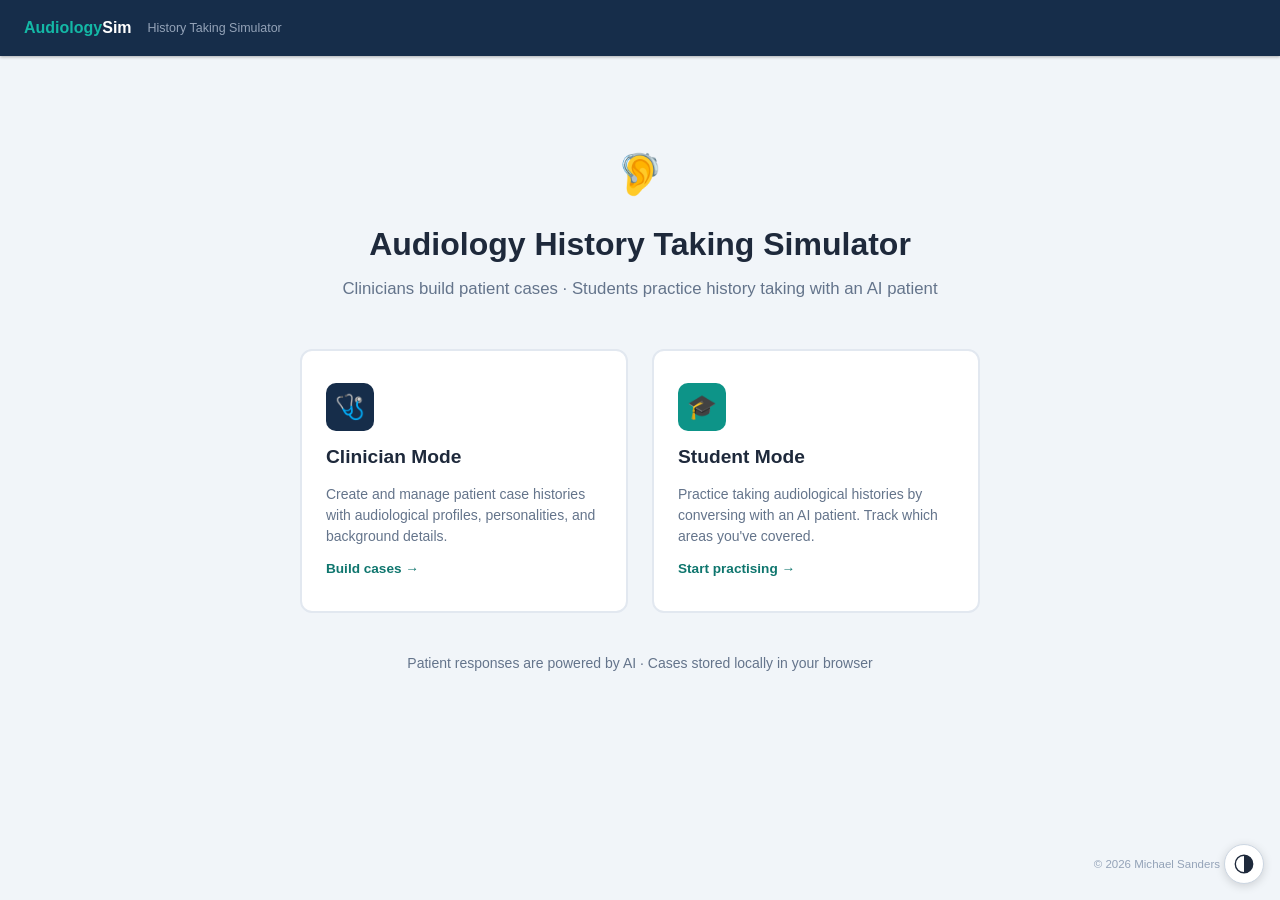
<file: index.html>
<!DOCTYPE html>
<html lang="en">
<head>
  <meta charset="UTF-8">
  <meta name="viewport" content="width=device-width, initial-scale=1.0">
  <title>Audiology History Simulator</title>
  <link rel="icon" type="image/svg+xml" href="favicon.svg">
  <link rel="stylesheet" href="css/styles.css">
  <style>
    .landing-logo { font-size: 2.5rem; margin-bottom: 1rem; }
  </style>
  <script src="js/theme.js"></script>
</head>
<body>
  <nav class="nav">
    <a class="nav-logo" href="index.html">Audiology<span>Sim</span></a>
    <span class="nav-subtitle">History Taking Simulator</span>
  </nav>

  <div class="landing">
    <div class="landing-logo">🦻</div>
    <h1>Audiology History Taking Simulator</h1>
    <p class="subtitle">Clinicians build patient cases · Students practice history taking with an AI patient</p>

    <div class="mode-cards">
      <a class="mode-card clinician" href="clinician.html">
        <div class="icon">🩺</div>
        <h2>Clinician Mode</h2>
        <p>Create and manage patient case histories with audiological profiles, personalities, and background details.</p>
        <span class="arrow">Build cases →</span>
      </a>
      <a class="mode-card student" href="student.html">
        <div class="icon">🎓</div>
        <h2>Student Mode</h2>
        <p>Practice taking audiological histories by conversing with an AI patient. Track which areas you've covered.</p>
        <span class="arrow">Start practising →</span>
      </a>
    </div>

    <p class="text-muted text-sm mt-2" style="margin-top: 2.5rem">
      Patient responses are powered by AI · Cases stored locally in your browser
    </p>
  </div>
  <div class="attribution">&copy; 2026 Michael Sanders</div>
</body>
</html>
</file>
<file: css/styles.css>
:root {
  --teal-50: #f0fdfa;
  --teal-100: #ccfbf1;
  --teal-400: #0d9488; /* was previously undefined (latent bug) — fixed value clears 3:1 on both white and navy-800 */
  --teal-500: #14b8a6;
  --teal-600: #0d9488;
  --teal-700: #0f766e;
  --teal-800: #134e4a; /* was previously undefined (latent bug) */
  --teal-text: #0f766e; /* accent text sitting on themed surfaces (cards/page bg) — see dark-theme override below */
  --navy-700: #1e3a5f;
  --navy-800: #162d4a;
  --navy-900: #0f1e33;
  --slate-50: #f8fafc;
  --slate-100: #f1f5f9;
  --slate-200: #e2e8f0;
  --slate-300: #cbd5e1;
  --slate-400: #94a3b8;
  --slate-500: #64748b;
  --slate-600: #475569;
  --slate-700: #334155;
  --slate-800: #1e293b;
  --amber-500: #f59e0b;
  --red-500: #ef4444;
  --green-500: #22c55e;
  --green-600: #16a34a;
  --surface: #ffffff; /* card/panel background — themed per data-theme below */
}

/*
 * Theming: components reference the palette variables above rather than
 * literal hex values, so redefining the variables under [data-theme="..."]
 * re-themes almost the whole app without touching component rules. The one
 * exception is --navy-700/800/900, which are fixed "always dark" brand
 * surfaces (nav bar, chat header, hero banners) — these intentionally stay
 * constant across themes, so headings/text sitting on them use literal
 * colors or --slate-800 rather than --navy-800, keeping them independent of
 * the slate ramp inversion below.
 */
[data-theme="dark"] {
  --slate-50: #0f172a;
  --slate-100: #1e293b;
  --slate-200: #6b81a0;
  --slate-300: #475569;
  --slate-400: #8fa0b8;
  --slate-500: #a8b6c9;
  --slate-600: #cbd5e1;
  --slate-700: #e2e8f0;
  --slate-800: #f8fafc;
  --surface: #243244;
  --teal-500: #2dd4bf;
  --teal-600: #0b7a6d;
  --teal-700: #115e56;
  --teal-800: #a7f3ec;
  --teal-text: #2dd4bf;
  --teal-50: #0b3b34;
}

[data-theme="high-contrast"] {
  --slate-50: #ffffff;
  --slate-100: #ffffff;
  --slate-200: #000000;
  --slate-300: #000000;
  --slate-400: #1a1a1a;
  --slate-500: #000000;
  --slate-600: #000000;
  --slate-700: #000000;
  --slate-800: #000000;
  --surface: #ffffff;
  --teal-600: #0a5c52;
  --teal-700: #0a5c52;
  --teal-800: #0a5c52;
  --teal-text: #0a5c52;
  --red-500: #9b1c1c;
  --green-600: #0f5c26;
}

* { box-sizing: border-box; margin: 0; padding: 0; }

body {
  font-family: -apple-system, BlinkMacSystemFont, 'Segoe UI', Roboto, sans-serif;
  background: var(--slate-100);
  color: var(--slate-800);
  line-height: 1.5;
  min-height: 100vh;
}

/* Baseline keyboard focus ring — only shows for keyboard navigation
   (:focus-visible), not mouse clicks. Component-specific :focus rules
   above still take precedence where they exist; this is the fallback for
   everything else (icon-only buttons, links, etc). */
:focus-visible {
  outline: 2px solid var(--teal-600);
  outline-offset: 2px;
}
[data-theme="high-contrast"] :focus-visible {
  outline: 3px solid #000000;
  outline-offset: 2px;
}

/* ── NAV ── */
.nav {
  background: var(--navy-800);
  color: #fff;
  padding: 0 1.5rem;
  display: flex;
  align-items: center;
  gap: 1rem;
  height: 56px;
  position: sticky;
  top: 0;
  z-index: 100;
  box-shadow: 0 1px 3px rgba(0,0,0,.3);
}
.nav-logo {
  font-weight: 700;
  font-size: 1rem;
  color: var(--teal-500);
  text-decoration: none;
  white-space: nowrap;
}
.nav-logo span { color: #fff; }
.nav-subtitle {
  font-size: .78rem;
  color: var(--slate-400);
  flex: 1;
}
.nav-mode-badge {
  font-size: .72rem;
  font-weight: 600;
  padding: .25rem .6rem;
  border-radius: 999px;
  letter-spacing: .04em;
  text-transform: uppercase;
}
.nav-mode-badge.clinician { background: var(--navy-700); color: var(--teal-500); border: 1px solid var(--teal-700); }
.nav-mode-badge.student { background: var(--teal-700); color: #fff; }

/* ── LANDING ── */
.landing {
  max-width: 900px;
  margin: 4rem auto;
  padding: 1.5rem;
  text-align: center;
}
.landing h1 {
  font-size: 2rem;
  color: var(--slate-800);
  margin-bottom: .5rem;
}
.landing .subtitle {
  color: var(--slate-500);
  margin-bottom: 3rem;
  font-size: 1.05rem;
}
.mode-cards {
  display: grid;
  grid-template-columns: 1fr 1fr;
  gap: 1.5rem;
  max-width: 680px;
  margin: 0 auto;
}
.mode-card {
  background: var(--surface);
  border-radius: 12px;
  padding: 2rem 1.5rem;
  border: 2px solid var(--slate-200);
  text-decoration: none;
  color: inherit;
  display: flex;
  flex-direction: column;
  align-items: flex-start;
  gap: .75rem;
  transition: border-color .15s, box-shadow .15s;
  cursor: pointer;
}
.mode-card:hover { border-color: var(--teal-500); box-shadow: 0 4px 20px rgba(14,184,166,.12); }
.mode-card .icon {
  width: 48px; height: 48px;
  border-radius: 10px;
  display: flex; align-items: center; justify-content: center;
  font-size: 1.5rem;
}
.mode-card.clinician .icon { background: var(--navy-800); }
.mode-card.student .icon { background: var(--teal-600); }
.mode-card h2 { font-size: 1.2rem; color: var(--slate-800); }
.mode-card p { font-size: .875rem; color: var(--slate-500); text-align: left; }
.mode-card .arrow { margin-top: auto; font-size: .85rem; color: var(--teal-text); font-weight: 600; }

/* ── LAYOUT ── */
.page { max-width: 960px; margin: 0 auto; padding: 1.5rem; }
.page-wide { max-width: 1200px; margin: 0 auto; padding: 1.5rem; }

/* ── CARDS ── */
.card {
  background: var(--surface);
  border-radius: 10px;
  border: 1px solid var(--slate-200);
  padding: 1.5rem;
  margin-bottom: 1.25rem;
}
.card-title {
  font-size: .8rem;
  font-weight: 700;
  text-transform: uppercase;
  letter-spacing: .08em;
  color: var(--teal-text);
  margin-bottom: 1rem;
  display: flex;
  align-items: center;
  gap: .5rem;
}
.card-title::after {
  content: '';
  flex: 1;
  height: 1px;
  background: var(--slate-200);
}

/* ── FORMS ── */
.form-grid { display: grid; grid-template-columns: 1fr 1fr; gap: 1rem; }
.form-grid-3 { display: grid; grid-template-columns: 1fr 1fr 1fr; gap: 1rem; }
.form-full { grid-column: 1 / -1; }

.field { display: flex; flex-direction: column; gap: .35rem; }
.field label {
  font-size: .8rem;
  font-weight: 600;
  color: var(--slate-600);
}
.field input[type="text"],
.field input[type="number"],
.field select,
.field textarea {
  border: 1px solid var(--slate-300);
  border-radius: 6px;
  padding: .45rem .7rem;
  font-size: .9rem;
  color: var(--slate-800);
  background: var(--surface);
  transition: border-color .12s, box-shadow .12s;
  font-family: inherit;
}
.field input:focus,
.field select:focus,
.field textarea:focus {
  outline: none;
  border-color: var(--teal-500);
  box-shadow: 0 0 0 3px rgba(20,184,166,.12);
}
.field textarea { resize: vertical; min-height: 80px; }
.field input[type="range"] { width: 100%; accent-color: var(--teal-600); }
.range-labels { display: flex; justify-content: space-between; font-size: .72rem; color: var(--slate-400); }

/* checkboxes / radios */
.check-group, .radio-group {
  display: flex;
  flex-direction: column;
  gap: .4rem;
}
.check-group.horizontal, .radio-group.horizontal {
  flex-direction: row;
  flex-wrap: wrap;
  gap: .5rem .75rem;
}
.check-item, .radio-item {
  display: flex;
  align-items: center;
  gap: .4rem;
  font-size: .875rem;
  color: var(--slate-700);
  cursor: pointer;
}
.check-item input, .radio-item input { accent-color: var(--teal-600); width: 15px; height: 15px; }

.sub-field {
  margin-top: .75rem;
  padding: .75rem;
  background: var(--teal-50);
  border-radius: 6px;
  border-left: 3px solid var(--teal-500);
}
.sub-field.hidden { display: none; }

/* ── BUTTONS ── */
.btn {
  display: inline-flex;
  align-items: center;
  gap: .4rem;
  padding: .5rem 1.1rem;
  border-radius: 6px;
  font-size: .875rem;
  font-weight: 600;
  cursor: pointer;
  border: none;
  transition: background .12s, opacity .12s;
  font-family: inherit;
}
.btn:disabled { opacity: .5; cursor: not-allowed; }
.btn-primary { background: var(--teal-600); color: #fff; }
.btn-primary:hover:not(:disabled) { background: var(--teal-700); }
.btn-secondary { background: var(--slate-100); color: var(--slate-700); border: 1px solid var(--slate-300); }
.btn-secondary:hover:not(:disabled) { background: var(--slate-200); }
.btn-navy { background: var(--navy-800); color: #fff; }
.btn-navy:hover:not(:disabled) { background: var(--navy-900); }
.btn-danger { background: var(--red-500); color: #fff; }
.btn-sm { padding: .3rem .7rem; font-size: .8rem; }
.btn-icon { padding: .4rem; border-radius: 6px; }

.btn-group { display: flex; gap: .6rem; align-items: center; flex-wrap: wrap; }

/* ── SECTION HEADER ── */
.section-header {
  display: flex;
  align-items: center;
  justify-content: space-between;
  margin-bottom: 1.25rem;
  gap: 1rem;
}
.section-header h1 {
  font-size: 1.25rem;
  color: var(--slate-800);
}
.section-header p {
  font-size: .85rem;
  color: var(--slate-500);
}

/* ── TABS ── */
.tabs {
  display: flex;
  gap: .25rem;
  border-bottom: 2px solid var(--slate-200);
  margin-bottom: 1.25rem;
}
.tab {
  padding: .5rem 1rem;
  font-size: .875rem;
  font-weight: 500;
  color: var(--slate-500);
  cursor: pointer;
  border-bottom: 2px solid transparent;
  margin-bottom: -2px;
  transition: color .12s, border-color .12s;
  background: none;
  border-top: none;
  border-left: none;
  border-right: none;
  font-family: inherit;
}
.tab:hover { color: var(--teal-text); }
.tab.active { color: var(--teal-text); border-bottom-color: var(--teal-text); font-weight: 600; }

/* ── CASE LIBRARY ── */
.case-grid { display: grid; grid-template-columns: repeat(auto-fill, minmax(260px, 1fr)); gap: 1rem; }
.case-card {
  background: var(--surface);
  border: 1px solid var(--slate-200);
  border-radius: 10px;
  padding: 1rem;
  cursor: pointer;
  transition: border-color .12s, box-shadow .12s;
  display: flex;
  flex-direction: column;
  gap: .5rem;
}
.case-card:hover { border-color: var(--teal-500); box-shadow: 0 2px 12px rgba(14,184,166,.1); }
.case-card-name { font-weight: 700; font-size: 1rem; color: var(--slate-800); }
.case-card-meta { font-size: .8rem; color: var(--slate-500); }
.case-card-tags { display: flex; flex-wrap: wrap; gap: .3rem; }
.tag {
  font-size: .7rem;
  padding: .15rem .5rem;
  border-radius: 999px;
  background: var(--teal-100);
  color: var(--teal-700);
  font-weight: 600;
}
.tag.navy { background: #dbeafe; color: #1d4ed8; }
.case-card-actions { display: flex; gap: .4rem; margin-top: auto; padding-top: .5rem; border-top: 1px solid var(--slate-100); }

/* ── STUDENT CHAT ── */
.student-layout {
  display: grid;
  grid-template-columns: 1fr 300px;
  gap: 1.25rem;
  height: calc(100vh - 56px - 3rem);
}
.chat-panel {
  background: var(--surface);
  border: 1px solid var(--slate-200);
  border-radius: 10px;
  display: flex;
  flex-direction: column;
  overflow: hidden;
}
.chat-header {
  padding: 1rem 1.25rem;
  border-bottom: 1px solid var(--slate-200);
  background: var(--navy-800);
  color: #fff;
  display: flex;
  align-items: center;
  gap: 1rem;
}
.patient-avatar {
  width: 40px; height: 40px;
  border-radius: 50%;
  background: var(--teal-600);
  display: flex;
  align-items: center;
  justify-content: center;
  font-weight: 700;
  font-size: 1rem;
  color: #fff;
  flex-shrink: 0;
}
.chat-patient-name { font-weight: 600; font-size: .95rem; }
.chat-patient-meta { font-size: .78rem; color: #cbd5e1; } /* literal — sits on fixed-dark .chat-header, see .session-timer note */
.chat-status { margin-left: auto; font-size: .75rem; color: var(--teal-400); display: flex; align-items: center; gap: .3rem; }
.status-dot { width: 7px; height: 7px; border-radius: 50%; background: var(--green-500); animation: pulse 2s infinite; }
@keyframes pulse { 0%,100%{opacity:1} 50%{opacity:.4} }

.messages {
  flex: 1;
  overflow-y: auto;
  padding: 1rem;
  display: flex;
  flex-direction: column;
  gap: .75rem;
}
.message {
  display: flex;
  gap: .75rem;
  max-width: 85%;
}
.message.student { align-self: flex-end; flex-direction: row-reverse; }
.message-bubble {
  padding: .6rem .9rem;
  border-radius: 12px;
  font-size: .9rem;
  line-height: 1.5;
}
.message.patient .message-bubble {
  background: var(--slate-100);
  color: var(--slate-800);
  border-top-left-radius: 2px;
}
.message.student .message-bubble {
  background: var(--teal-600);
  color: #fff;
  border-top-right-radius: 2px;
}
.message-avatar {
  width: 28px; height: 28px;
  border-radius: 50%;
  flex-shrink: 0;
  display: flex; align-items: center; justify-content: center;
  font-size: .7rem;
  font-weight: 700;
  color: #fff;
  align-self: flex-end;
}
.message.patient .message-avatar { background: var(--teal-600); }
.message.student .message-avatar { background: var(--navy-800); }

.typing-indicator { display: none; }
.typing-indicator.visible { display: flex; }
.typing-dot {
  width: 7px; height: 7px; border-radius: 50%;
  background: var(--slate-400);
  animation: typing .8s infinite;
}
.typing-dot:nth-child(2) { animation-delay: .15s; }
.typing-dot:nth-child(3) { animation-delay: .3s; }
@keyframes typing { 0%,60%,100%{transform:translateY(0)} 30%{transform:translateY(-6px)} }

.chat-input-area {
  padding: .75rem 1rem;
  border-top: 1px solid var(--slate-200);
  display: flex;
  gap: .5rem;
  align-items: flex-end;
}
.chat-input {
  flex: 1;
  border: 1px solid var(--slate-300);
  border-radius: 8px;
  padding: .5rem .75rem;
  font-size: .9rem;
  resize: none;
  font-family: inherit;
  min-height: 42px;
  max-height: 120px;
  line-height: 1.4;
  transition: border-color .12s;
}
.chat-input:focus { outline: none; border-color: var(--teal-500); }
.send-btn {
  width: 40px; height: 40px;
  border-radius: 8px;
  background: var(--teal-600);
  color: #fff;
  border: none;
  cursor: pointer;
  display: flex; align-items: center; justify-content: center;
  font-size: 1rem;
  flex-shrink: 0;
  transition: background .12s;
}
.send-btn:hover { background: var(--teal-700); }
.send-btn:disabled { opacity: .5; cursor: not-allowed; }

.session-timer {
  font-size: .78rem;
  font-weight: 600;
  color: #cbd5e1; /* literal light colour — always sits on the fixed-dark .chat-header, so must not use --slate-400 (flips near-black in high-contrast) */
  font-variant-numeric: tabular-nums;
  letter-spacing: .04em;
}

.chat-toolbar {
  display: flex;
  align-items: center;
  gap: .75rem;
  padding: .4rem 1rem;
  border-bottom: 1px solid var(--slate-200);
  background: var(--slate-50);
  font-size: .78rem;
  color: var(--slate-500);
}
.speed-control {
  display: flex;
  align-items: center;
  gap: .4rem;
  margin-left: auto;
}
.speed-control label { white-space: nowrap; }
.speed-control input[type="range"] {
  width: 80px;
  accent-color: var(--teal-600);
}
.speed-value {
  font-weight: 600;
  color: var(--teal-text);
  min-width: 2.5ch;
}

.tts-toggle {
  width: 34px; height: 34px;
  border-radius: 7px;
  background: transparent;
  color: #cbd5e1; /* literal — sits on fixed-dark .chat-header, see .session-timer note */
  border: 1px solid rgba(255,255,255,.15);
  cursor: pointer;
  display: flex; align-items: center; justify-content: center;
  flex-shrink: 0;
  transition: background .12s, color .12s;
  margin-left: auto;
}
.tts-toggle:hover { background: rgba(255,255,255,.1); color: #fff; }
.tts-toggle.active { color: var(--teal-400); border-color: var(--teal-500); background: rgba(20,184,166,.15); }

.mic-btn {
  width: 40px; height: 40px;
  border-radius: 8px;
  background: var(--slate-100);
  color: var(--slate-600);
  border: 1px solid var(--slate-300);
  cursor: pointer;
  display: flex; align-items: center; justify-content: center;
  flex-shrink: 0;
  transition: background .12s, color .12s, border-color .12s;
}
.mic-btn:hover { background: var(--slate-200); }
.mic-btn.recording {
  background: #fee2e2;
  color: var(--red-500);
  border-color: var(--red-500);
  animation: mic-pulse 1.2s infinite;
}
@keyframes mic-pulse {
  0%, 100% { box-shadow: 0 0 0 0 rgba(239,68,68,.4); }
  50% { box-shadow: 0 0 0 6px rgba(239,68,68,0); }
}

/* ── SIDEBAR ── */
.sidebar {
  display: flex;
  flex-direction: column;
  gap: 1rem;
  overflow-y: auto;
}
.sidebar-card {
  background: var(--surface);
  border: 1px solid var(--slate-200);
  border-radius: 10px;
  padding: 1rem;
}
.sidebar-title {
  font-size: .75rem;
  font-weight: 700;
  text-transform: uppercase;
  letter-spacing: .08em;
  color: var(--slate-500);
  margin-bottom: .75rem;
}

/* coverage checklist */
.coverage-list { display: flex; flex-direction: column; gap: .25rem; }
.coverage-item {
  display: flex;
  align-items: center;
  gap: .5rem;
  font-size: .8rem;
  color: var(--slate-600);
  padding: .3rem .5rem;
  border-radius: 5px;
  transition: background .1s;
}
.coverage-item.covered { color: var(--green-600); }
.coverage-item .ci-icon { width: 16px; height: 16px; flex-shrink: 0; }
.coverage-sub {
  font-size: .73rem;
  padding: .15rem .5rem .15rem 1.75rem;
  color: var(--slate-500);
}
.coverage-sub.covered { color: var(--green-600); opacity: .85; }
.coverage-progress { height: 5px; background: var(--slate-200); border-radius: 3px; margin-bottom: .75rem; overflow: hidden; }
.coverage-bar { height: 100%; background: var(--teal-500); border-radius: 3px; transition: width .4s; }

/* report sub-items */
.report-sub-list { display: flex; flex-wrap: wrap; gap: .2rem .5rem; margin-top: .2rem; }
.report-sub { font-size: .78rem; color: var(--green-600); opacity: .8; }

/* ── TOOLBAR TOOLS ── */
.toolbar-tools {
  display: flex;
  gap: .3rem;
  margin-left: auto;
}
.tool-btn {
  display: inline-flex;
  align-items: center;
  gap: .3rem;
  padding: .25rem .55rem;
  border-radius: 5px;
  border: 1px solid var(--slate-200);
  background: transparent;
  color: var(--slate-500);
  font-size: .72rem;
  font-weight: 600;
  cursor: pointer;
  transition: background .12s, color .12s, border-color .12s;
  font-family: inherit;
}
.tool-btn:hover { background: var(--slate-100); color: var(--slate-700); }
.tool-btn.active { background: var(--teal-50); color: var(--teal-700); border-color: var(--teal-400); }
.tool-btn svg { flex-shrink: 0; }

/* ── QUESTION BALANCE PILL ── */
.qbalance-pill {
  display: flex;
  align-items: center;
  gap: .6rem;
  padding: .4rem .9rem;
  border-bottom: 1px solid var(--slate-100);
  font-size: .75rem;
}
.qbalance-label { color: var(--slate-500); font-weight: 600; flex-shrink: 0; }
.qbalance-bar {
  flex: 1;
  max-width: 220px;
  height: 6px;
  border-radius: 999px;
  background: #fde68a; /* closed portion shows through as the bar's own background */
  overflow: hidden;
}
.qbalance-bar-open { height: 100%; background: #38bdf8; border-radius: 999px 0 0 999px; transition: width .2s ease; }
.qbalance-counts { color: var(--slate-500); flex-shrink: 0; white-space: nowrap; }
.qbalance-pill.qbalance-empty .qbalance-bar { background: var(--slate-200); }
.qbalance-pill.qbalance-empty .qbalance-counts { color: var(--slate-400); }

/* ── HINT PANEL ── */
.hint-panel {
  border-bottom: 1px solid var(--slate-200);
  background: var(--slate-50);
  max-height: 0;
  overflow: hidden;
  transition: max-height .25s ease;
  flex-shrink: 0;
}
.hint-panel.open {
  max-height: 260px;
  overflow-y: auto;
}
.hint-section { border-bottom: 1px solid var(--slate-100); }
.hint-section:last-child { border-bottom: none; }
.hint-section-hdr {
  width: 100%;
  display: flex;
  align-items: center;
  justify-content: space-between;
  padding: .5rem 1rem;
  background: none;
  border: none;
  cursor: pointer;
  font-size: .78rem;
  font-weight: 600;
  color: var(--slate-600);
  text-align: left;
  font-family: inherit;
  transition: background .1s;
}
.hint-section-hdr:hover { background: var(--slate-100); }
.hint-section-hdr.open { color: var(--teal-text); }
.hint-chevron {
  flex-shrink: 0;
  transition: transform .2s;
  color: var(--slate-400);
}
.hint-section-hdr.open .hint-chevron { transform: rotate(180deg); color: var(--teal-text); }
.hint-section-body {
  display: none;
  padding: .25rem .75rem .5rem 1.75rem;
  display: flex;
  flex-direction: column;
  gap: .3rem;
}
.hint-section-hdr:not(.open) + .hint-section-body { display: none; }
.hint-section-hdr.open + .hint-section-body { display: flex; }
.hint-q {
  display: flex;
  align-items: baseline;
  gap: .4rem;
  font-size: .78rem;
  color: var(--slate-600);
  padding: .3rem .5rem;
  border-radius: 5px;
  border-left: 2px solid var(--teal-300);
  background: var(--surface);
  line-height: 1.4;
}
.hint-tag {
  flex-shrink: 0;
  font-size: .62rem;
  font-weight: 700;
  text-transform: uppercase;
  letter-spacing: .02em;
  padding: .1rem .4rem;
  border-radius: 999px;
}
.hint-tag-open { background: #dbeafe; color: #1d4ed8; }
.hint-tag-closed { background: var(--slate-100); color: var(--slate-500); }

/* ── GUIDED QUESTION OPTIONS ── */
.mc-options {
  padding: .5rem .75rem;
  border-top: 1px solid var(--slate-100);
  background: var(--slate-50);
  display: flex;
  flex-direction: column;
  gap: .35rem;
  flex-shrink: 0;
}
.mc-loading {
  display: flex;
  align-items: center;
  gap: .5rem;
  font-size: .78rem;
  color: var(--slate-400);
  padding: .25rem 0;
}
.mc-option {
  display: flex;
  align-items: flex-start;
  gap: .5rem;
  padding: .45rem .65rem;
  border-radius: 7px;
  border: 1px solid var(--slate-200);
  background: var(--surface);
  cursor: pointer;
  font-size: .82rem;
  color: var(--slate-700);
  text-align: left;
  font-family: inherit;
  line-height: 1.4;
  transition: border-color .12s, background .12s;
}
.mc-option:hover { border-color: var(--teal-400); background: var(--teal-50); color: var(--teal-800); }
.mc-label {
  flex-shrink: 0;
  width: 18px; height: 18px;
  border-radius: 4px;
  background: var(--slate-100);
  color: var(--slate-500);
  font-size: .7rem;
  font-weight: 700;
  display: flex; align-items: center; justify-content: center;
  margin-top: .05rem;
}
.mc-option:hover .mc-label { background: var(--teal-100); color: var(--teal-700); }

/* ── LEARNING SUPPORTS (report) ── */
.supports-card {
  background: var(--slate-50);
  border: 1px solid var(--slate-200);
  border-radius: 8px;
  padding: .9rem 1rem;
}
.supports-title {
  font-size: .72rem;
  font-weight: 700;
  text-transform: uppercase;
  letter-spacing: .07em;
  color: var(--slate-500);
  margin-bottom: .5rem;
}
.supports-item {
  font-size: .82rem;
  color: var(--slate-600);
  margin-bottom: .25rem;
}
.supports-item em { font-style: normal; color: var(--slate-700); font-weight: 500; }
.supports-note {
  font-size: .75rem;
  color: var(--slate-400);
  margin-top: .5rem;
  line-height: 1.5;
}

/* ── AI REVIEW ── */
.ai-review {
  background: var(--navy-800);
  color: #e2e8f0;
  border-radius: 8px;
  padding: 1.25rem;
  font-size: .875rem;
  line-height: 1.7;
}
.ai-review h4 {
  font-size: .75rem;
  font-weight: 700;
  text-transform: uppercase;
  letter-spacing: .07em;
  color: var(--teal-400);
  margin: 1rem 0 .4rem;
}
.ai-review h4:first-child { margin-top: 0; }
.ai-review ul { padding-left: 1.2rem; display: flex; flex-direction: column; gap: .3rem; }
.ai-review li { color: #cbd5e1; }
.ai-review .strength { color: #86efac; }
.ai-review .improve { color: #fca5a5; }
.ai-review-loading {
  display: flex; align-items: center; gap: .75rem;
  color: var(--slate-400); font-size: .875rem; padding: .75rem 0;
}
.ai-review-spinner {
  width: 18px; height: 18px;
  border: 2px solid var(--slate-200);
  border-top-color: var(--teal-500);
  border-radius: 50%;
  animation: spin .7s linear infinite;
  flex-shrink: 0;
}
@keyframes spin { to { transform: rotate(360deg); } }

/* ── SESSION REPORT ── */
.report-overlay {
  position: fixed; inset: 0;
  background: rgba(0,0,0,.5);
  display: flex; align-items: center; justify-content: center;
  z-index: 200;
  padding: 1.5rem;
  display: none;
}
.report-overlay.visible { display: flex; }
.report-modal {
  background: var(--surface);
  border-radius: 12px;
  max-width: 600px;
  width: 100%;
  max-height: 85vh;
  overflow-y: auto;
  padding: 2rem;
}
.report-header { margin-bottom: 1.5rem; }
.report-header h2 { font-size: 1.3rem; color: var(--slate-800); }
.report-header p { color: var(--slate-500); font-size: .875rem; margin-top: .3rem; }
.report-score {
  font-size: 2.5rem;
  font-weight: 700;
  color: var(--teal-text);
  margin-bottom: 1.5rem;
  text-align: center;
}
.report-section { margin-bottom: 1.25rem; }
.report-section h3 { font-size: .85rem; font-weight: 700; color: var(--slate-700); margin-bottom: .5rem; }
.report-items { display: flex; flex-direction: column; gap: .35rem; }
.report-item {
  display: flex;
  gap: .5rem;
  align-items: flex-start;
  font-size: .85rem;
}
.report-item.hit { color: var(--green-600); }
.report-item.miss { color: var(--slate-400); }

/* Full transcript (collapsible on screen, forced open in print/PDF) */
.report-transcript-toggle {
  display: flex;
  align-items: center;
  justify-content: space-between;
  width: 100%;
  padding: .5rem .1rem;
  background: none;
  border: none;
  border-bottom: 1px solid var(--slate-200);
  font-size: .85rem;
  font-weight: 700;
  color: var(--slate-700);
  cursor: pointer;
  font-family: inherit;
}
.report-transcript-toggle .hint-chevron { transition: transform .15s; color: var(--slate-400); }
.report-transcript-toggle.open .hint-chevron { transform: rotate(180deg); }
.report-transcript {
  display: flex;
  flex-direction: column;
  gap: .6rem;
  max-height: 320px;
  overflow-y: auto;
  padding: .75rem .25rem;
  font-size: .82rem;
}
.report-transcript-item { display: flex; gap: .5rem; }
.report-transcript-role { flex-shrink: 0; font-weight: 700; width: 60px; }
.report-transcript-item.student .report-transcript-role { color: var(--teal-text); }
.report-transcript-item.patient .report-transcript-role { color: var(--navy-600, #1d4ed8); }
.report-transcript-text { color: var(--slate-700); line-height: 1.4; }

/* ── AUTH MODAL ── */
.auth-overlay {
  position: fixed; inset: 0;
  background: rgba(0,0,0,.6);
  display: flex; align-items: center; justify-content: center;
  z-index: 300;
}
.auth-modal {
  background: var(--surface);
  border-radius: 12px;
  padding: 2rem;
  max-width: 520px;
  width: 95%;
  box-shadow: 0 20px 60px rgba(0,0,0,.3);
}
.auth-modal h2 { font-size: 1.2rem; color: var(--slate-800); margin-bottom: .3rem; }
.auth-modal p { font-size: .85rem; color: var(--slate-500); margin-bottom: 1.25rem; }
.auth-error { color: var(--red-500); font-size: .8rem; margin-top: .5rem; display: none; }
.auth-error.visible { display: block; }

/* ── TOAST ── */
.toast-container { position: fixed; bottom: 1.5rem; right: 1.5rem; z-index: 500; display: flex; flex-direction: column; gap: .5rem; }
.toast {
  background: var(--slate-800);
  color: #fff;
  padding: .6rem 1rem;
  border-radius: 8px;
  font-size: .85rem;
  box-shadow: 0 4px 12px rgba(0,0,0,.2);
  animation: slide-in .2s ease;
}
.toast.success { background: var(--green-600); }
.toast.error { background: var(--red-500); }
@keyframes slide-in { from{transform:translateY(20px);opacity:0} to{transform:translateY(0);opacity:1} }

/* ── EMPTY STATE ── */
.empty-state {
  text-align: center;
  padding: 3rem 1rem;
  color: var(--slate-400);
}
.empty-state .empty-icon { font-size: 3rem; margin-bottom: 1rem; }
.empty-state p { font-size: .9rem; }

/* ── UTILS ── */
.hidden { display: none !important; }
.mt-1 { margin-top: .5rem; }
.mt-2 { margin-top: 1rem; }
.text-sm { font-size: .875rem; }
.text-muted { color: var(--slate-500); }
.divider { border: none; border-top: 1px solid var(--slate-200); margin: 1.25rem 0; }

/* ── SIDEBAR TOGGLE (mobile only) ── */
.sidebar-toggle-btn {
  display: none;
  width: 34px; height: 34px;
  border-radius: 7px;
  background: transparent;
  color: #cbd5e1; /* literal — sits on fixed-dark .chat-header, see .session-timer note */
  border: 1px solid rgba(255,255,255,.15);
  cursor: pointer;
  align-items: center;
  justify-content: center;
  flex-shrink: 0;
  transition: background .12s, color .12s;
}
.sidebar-toggle-btn:hover { background: rgba(255,255,255,.1); color: #fff; }
.sidebar-toggle-btn.active { color: var(--teal-400); border-color: var(--teal-500); background: rgba(20,184,166,.15); }

.sidebar-backdrop {
  display: none;
  position: fixed;
  top: 56px; left: 0; right: 0; bottom: 0;
  background: rgba(0,0,0,.4);
  z-index: 149;
}
.sidebar-backdrop.visible { display: block; }

/* Default: show full label, hide short */
.label-short { display: none; }

/* Desktop session screen padding */
.session-screen-wrap { padding: 1rem; }

/* ── RESPONSIVE ── */
@media (max-width: 768px) {
  .mode-cards { grid-template-columns: 1fr; }
  .form-grid { grid-template-columns: 1fr; }
  .form-grid-3 { grid-template-columns: 1fr; }

  /* Full-screen chat: no padding, flush to nav and screen edges.
     Use dvh (dynamic viewport height) so the layout shrinks correctly
     when the keyboard appears or the browser chrome shifts — 100vh on
     Android refers to the "large" viewport and causes the header/input
     to be pushed off-screen when the keyboard opens. */
  .session-screen-wrap {
    padding: 0;
    height: calc(100vh - 56px);       /* fallback for older browsers */
    height: calc(100dvh - 56px);      /* shrinks when keyboard appears */
    display: flex;
    flex-direction: column;
    overflow: hidden;
  }
  .student-layout {
    grid-template-columns: 1fr;
    height: 100%;
    max-width: 100% !important;
    margin: 0 !important;
    padding: 0;
    gap: 0;
    overflow: hidden;
  }
  .chat-panel {
    border-radius: 0;
    border-left: none;
    border-right: none;
    border-top: none;
    flex: 1;
    min-height: 0;
    overflow: hidden;
    display: flex;
    flex-direction: column;
  }
  /* Pin the chat header so it can never scroll away */
  .chat-header {
    position: sticky;
    top: 0;
    z-index: 10;
    flex-shrink: 0;
  }
  /* Pin the toolbar too */
  .chat-toolbar {
    flex-shrink: 0;
  }
  /* Messages take the remaining space and scroll internally */
  .messages {
    flex: 1;
    min-height: 0;
    overflow-y: auto;
    -webkit-overflow-scrolling: touch;
  }
  /* Pin input area to the bottom */
  .chat-input-area {
    flex-shrink: 0;
  }

  /* Sidebar becomes a slide-in overlay on mobile */
  .sidebar {
    display: flex;
    position: fixed;
    top: 56px; right: 0; bottom: 0;
    width: 85%;
    max-width: 300px;
    background: var(--slate-100);
    z-index: 150;
    padding: 1rem;
    overflow-y: auto;
    box-shadow: -4px 0 24px rgba(0,0,0,.2);
    transform: translateX(100%);
    transition: transform .25s ease;
  }
  .sidebar.open { transform: translateX(0); }

  .sidebar-toggle-btn { display: flex; }

  /* Prevent iOS font size zoom on focus */
  .chat-input { font-size: 16px; }

  /* Tighter input area on small screens */
  .chat-input-area { padding: .5rem .6rem; gap: .4rem; }

  /* Slightly smaller header on mobile */
  .chat-header { padding: .75rem 1rem; gap: .6rem; }
  .patient-avatar { width: 34px; height: 34px; font-size: .85rem; }

  /* Hide age/occupation to save header space */
  .chat-patient-meta { display: none; }

  /* Shorten "End & Report" button to "End" */
  .label-full { display: none; }
  .label-short { display: inline; }
}

/* ── PRINT / PDF ── */
@media print {
  /* This is a fallback path only (used if the PDF library fails to load —
     see generatePdfReport() in student.js). Force light-theme variable
     values regardless of the active site theme: most browsers don't print
     background colours by default, so dark/high-contrast foreground
     colours (e.g. near-white text) could otherwise print invisibly on the
     white page. */
  :root, [data-theme] {
    --slate-50: #f8fafc; --slate-100: #f1f5f9; --slate-200: #e2e8f0; --slate-300: #cbd5e1;
    --slate-400: #94a3b8; --slate-500: #64748b; --slate-600: #475569; --slate-700: #334155; --slate-800: #1e293b;
    --surface: #ffffff;
    --teal-500: #14b8a6; --teal-600: #0d9488; --teal-700: #0f766e; --teal-800: #134e4a; --teal-text: #0f766e;
  }
  /* Hide the theme toggle disc and hide everything except the report modal content */
  .theme-toggle-wrap { display: none !important; }
  body > *:not(.report-overlay) { display: none !important; }
  .report-overlay {
    display: block !important;
    position: static !important;
    background: none !important;
    padding: 0 !important;
  }
  .report-modal {
    max-width: 100% !important;
    max-height: none !important;
    overflow: visible !important;
    box-shadow: none !important;
    border-radius: 0 !important;
    padding: 1.5rem !important;
  }
  /* Hide buttons in print */
  .btn-group, #btnAiReview { display: none !important; }
  /* Show AI review result if present */
  #aiReviewResult { display: block !important; }
  /* Transcript is collapsed by default on screen — always expand it for print/PDF */
  .report-transcript-toggle { display: none !important; }
  .report-transcript { display: flex !important; max-height: none !important; overflow: visible !important; }
  /* Ensure colour prints reasonably */
  .report-item.hit { color: #16a34a !important; }
  .report-item.miss { color: #64748b !important; }
  .report-score { color: #0d9488 !important; }
}

/* ── SETUP SCREEN ── */
.setup-screen {
  max-width: 640px;
  margin: 3rem auto;
  padding: 1.5rem;
}
.setup-card {
  background: var(--surface);
  border-radius: 12px;
  border: 1px solid var(--slate-200);
  overflow: hidden;
}
.setup-hero {
  background: var(--navy-800);
  padding: 2rem;
  color: #fff;
}
.setup-hero h2 { font-size: 1.2rem; margin-bottom: .35rem; }
.setup-hero p { font-size: .85rem; color: #cbd5e1; } /* pinned literal — setup-hero bg is always dark navy regardless of theme */
.setup-body { padding: 1.5rem; display: flex; flex-direction: column; gap: 1rem; }

/* Search + difficulty filter row */
.case-filter-row { display: flex; gap: .5rem; }
.case-filter-row .case-search { flex: 1; }
.case-difficulty-filter {
  border: 1px solid var(--slate-300);
  border-radius: 8px;
  padding: .5rem .6rem;
  font-size: .9rem;
  font-family: inherit;
  color: var(--slate-800);
  background: var(--slate-50);
  flex: 0 0 auto;
}
.case-difficulty-filter:focus {
  outline: none;
  border-color: var(--teal-500);
  box-shadow: 0 0 0 3px rgba(20,184,166,.12);
}

/* Search filter */
.case-search {
  width: 100%;
  border: 1px solid var(--slate-300);
  border-radius: 8px;
  padding: .5rem .75rem .5rem 2.2rem;
  font-size: .9rem;
  font-family: inherit;
  color: var(--slate-800);
  background: var(--slate-50) url("data:image/svg+xml,%3Csvg xmlns='http://www.w3.org/2000/svg' width='14' height='14' viewBox='0 0 24 24' fill='none' stroke='%2394a3b8' stroke-width='2.5' stroke-linecap='round' stroke-linejoin='round'%3E%3Ccircle cx='11' cy='11' r='8'/%3E%3Cline x1='21' y1='21' x2='16.65' y2='16.65'/%3E%3C/svg%3E") .7rem center no-repeat;
  transition: border-color .12s, box-shadow .12s;
}
.case-search:focus {
  outline: none;
  border-color: var(--teal-500);
  box-shadow: 0 0 0 3px rgba(20,184,166,.12);
}

/* Patient list — scrollable, grows to fill available space */
.case-select-list {
  display: flex;
  flex-direction: column;
  gap: 0;
  max-height: 340px;
  overflow-y: auto;
  border: 1px solid var(--slate-200);
  border-radius: 8px;
}

/* Compact contact-style row */
.case-select-item {
  padding: .65rem .9rem;
  border: none;
  border-bottom: 1px solid var(--slate-100);
  border-radius: 0;
  cursor: pointer;
  transition: background .1s;
  display: flex;
  align-items: center;
  gap: .75rem;
}
.case-select-item:last-child { border-bottom: none; }
.case-select-item:first-child { border-radius: 8px 8px 0 0; }
.case-select-item:last-child:first-child { border-radius: 8px; }
.case-select-item:hover { background: var(--teal-50); }
.case-select-item.selected { background: var(--teal-50); outline: 2px solid var(--teal-500); outline-offset: -2px; }

/* Avatar initial circle */
.csi-avatar {
  width: 36px; height: 36px;
  border-radius: 50%;
  background: var(--teal-600);
  color: #fff;
  font-weight: 700;
  font-size: .85rem;
  display: flex; align-items: center; justify-content: center;
  flex-shrink: 0;
}
.case-select-item.selected .csi-avatar { background: var(--teal-700); }

.csi-info { flex: 1; min-width: 0; }
.csi-name { font-weight: 600; font-size: .9rem; color: var(--slate-800); white-space: nowrap; overflow: hidden; text-overflow: ellipsis; }
.csi-meta { font-size: .75rem; color: var(--slate-500); white-space: nowrap; overflow: hidden; text-overflow: ellipsis; }

/* Paediatric badge */
.csi-paediatric {
  font-size: .65rem;
  font-weight: 700;
  padding: .15rem .5rem;
  border-radius: 999px;
  flex-shrink: 0;
  background: #ede9fe;
  color: #6d28d9;
  white-space: nowrap;
}

/* Difficulty badge */
.csi-difficulty {
  font-size: .65rem;
  font-weight: 700;
  text-transform: uppercase;
  letter-spacing: .02em;
  padding: .15rem .45rem;
  border-radius: 999px;
  flex-shrink: 0;
  background: var(--slate-100);
  color: var(--slate-500);
}
.csi-difficulty-beginner { background: #dcfce7; color: #15803d; }
.csi-difficulty-moderate { background: #fef3c7; color: #b45309; }
.csi-difficulty-advanced { background: #fee2e2; color: #b91c1c; }

/* Selected tick */
.csi-tick {
  width: 18px; height: 18px;
  color: var(--teal-600);
  flex-shrink: 0;
  display: none;
}
.case-select-item.selected .csi-tick { display: block; }

@media (max-width: 640px) {
  .setup-screen { margin: 0; padding: 0; min-height: calc(100vh - 56px); }
  .setup-card { border-radius: 0; border: none; min-height: calc(100vh - 56px); display: flex; flex-direction: column; }
  .setup-hero { padding: 1.25rem 1.5rem; }
  .setup-body { flex: 1; padding: 1rem; }
  .case-select-list { max-height: none; flex: 1; }
  .case-filter-row { flex-wrap: wrap; }
  .case-difficulty-filter { flex: 1 0 auto; }
}

/* ── HIGH CONTRAST / LOW VISION THEME ── */
/* Beyond the colour swap above (:root override block): larger base type,
   thicker borders on interactive surfaces, and bolder focus rings — a
   low-vision theme that only changes colours isn't actually serving the
   people it's named for. */
[data-theme="high-contrast"] {
  font-size: 108%;
}
[data-theme="high-contrast"] .card,
[data-theme="high-contrast"] .sidebar-card,
[data-theme="high-contrast"] .mode-card,
[data-theme="high-contrast"] .case-card,
[data-theme="high-contrast"] .chat-panel,
[data-theme="high-contrast"] .report-modal,
[data-theme="high-contrast"] .auth-modal,
[data-theme="high-contrast"] .setup-card,
[data-theme="high-contrast"] .field input,
[data-theme="high-contrast"] .field select,
[data-theme="high-contrast"] .field textarea,
[data-theme="high-contrast"] .btn {
  border-width: 2px !important;
}
[data-theme="high-contrast"] .btn-primary,
[data-theme="high-contrast"] .btn-navy {
  border: 2px solid #000000;
}

/* ── THEME TOGGLE (floating disc) ── */
.theme-toggle-wrap {
  position: fixed;
  z-index: 500;
  bottom: 1rem;
  right: 1rem;
}
.theme-toggle-btn {
  width: 40px;
  height: 40px;
  border-radius: 50%;
  border: 1px solid var(--slate-300);
  background: var(--surface);
  color: var(--slate-800);
  cursor: pointer;
  display: flex;
  align-items: center;
  justify-content: center;
  padding: 0;
  box-shadow: 0 2px 10px rgba(0,0,0,.15);
  transition: transform .12s;
}
.theme-toggle-btn:hover { transform: scale(1.06); }
.theme-toggle-btn svg { width: 22px; height: 22px; display: block; }

/* ── ATTRIBUTION (floating footer text) ── */
.attribution {
  position: fixed;
  z-index: 500;
  bottom: 1.65rem;
  right: 3.75rem;
  font-size: .72rem;
  color: var(--slate-400);
  pointer-events: none;
  user-select: none;
}
[data-theme="dark"] .attribution,
[data-theme="high-contrast"] .attribution { color: var(--slate-500); }
#sessionScreen:not(.hidden) ~ .attribution { display: none; }
.theme-menu {
  position: absolute;
  bottom: calc(100% + .5rem);
  right: 0;
  background: var(--surface);
  border: 1px solid var(--slate-200);
  border-radius: 10px;
  box-shadow: 0 8px 30px rgba(0,0,0,.18);
  padding: .35rem;
  min-width: 168px;
  display: none;
  flex-direction: column;
  gap: .15rem;
}
.theme-menu.open { display: flex; }
.theme-menu-item {
  display: flex;
  align-items: center;
  gap: .55rem;
  padding: .5rem .6rem;
  border-radius: 6px;
  border: none;
  background: none;
  font-size: .85rem;
  color: var(--slate-700);
  cursor: pointer;
  text-align: left;
  font-family: inherit;
  width: 100%;
}
.theme-menu-item:hover { background: var(--slate-100); }
.theme-menu-item.active { background: var(--teal-50); color: var(--teal-text); font-weight: 600; }
.theme-menu-item .theme-swatch {
  width: 16px; height: 16px; border-radius: 50%; flex-shrink: 0;
  border: 1px solid var(--slate-300);
}

/* Sidebar placement on mobile: sits at the bottom of the sidebar/coverage
   panel rather than floating fixed over chat content, per the request to
   dock it there on small screens. */
@media (max-width: 900px) {
  .theme-toggle-wrap {
    position: static;
    display: flex;
    justify-content: center;
    padding: .75rem 0 .25rem;
    margin-top: auto;
  }
  .theme-toggle-wrap .theme-menu {
    bottom: calc(100% + .5rem);
    right: 50%;
    transform: translateX(50%);
  }
}
</file>
